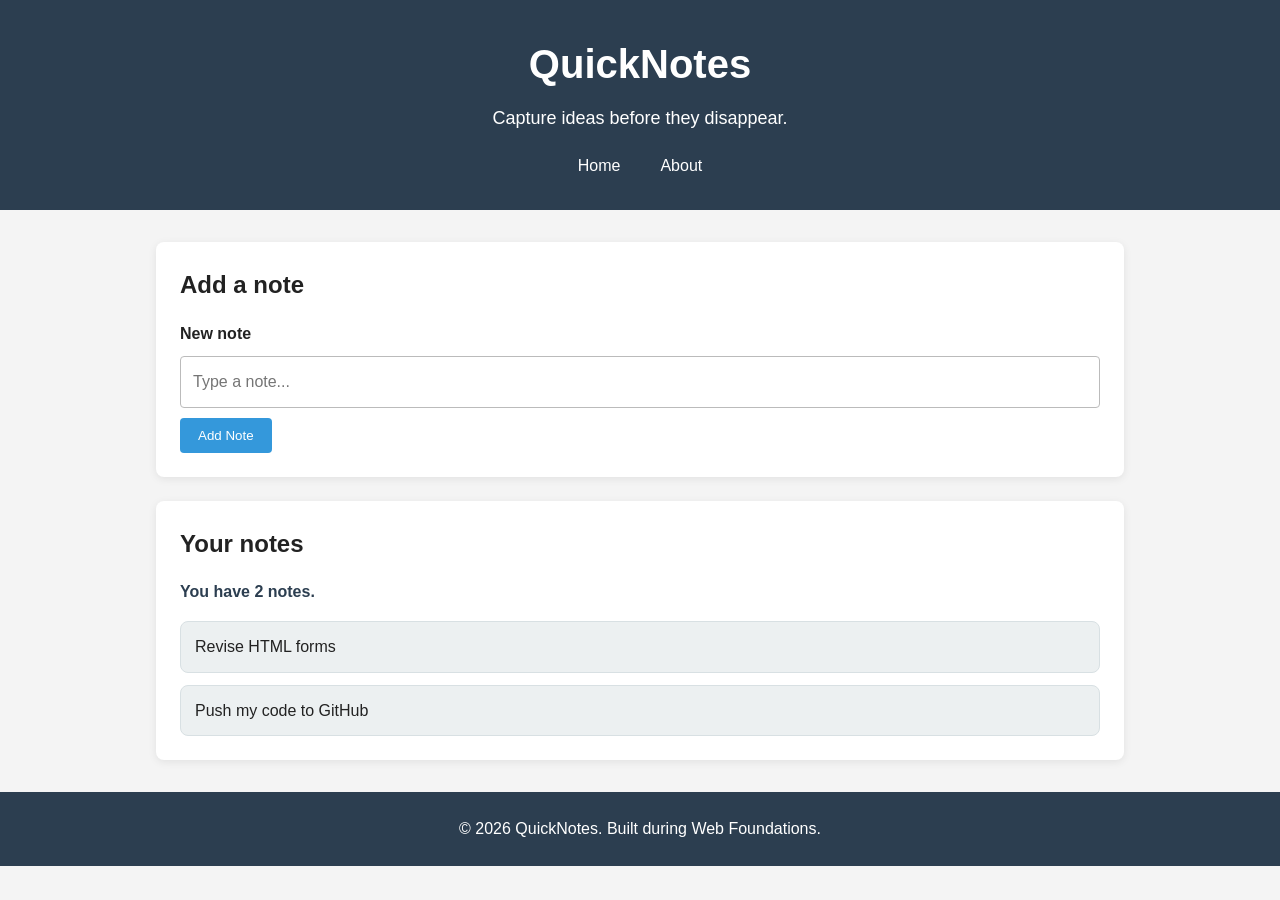
<file: Day 2/index.html>
<!DOCTYPE html>
<html lang="en">
  <head>
    <meta charset="UTF-8" />
    <meta name="viewport" content="width=device-width, initial-scale=1.0" />
    <title>QuickNotes</title>
    <link rel="stylesheet" href="style.css" />
  </head>
  <body>
    <header>
      <h1>QuickNotes</h1>
      <p>Capture ideas before they disappear.</p>

      <nav>
        <ul>
          <li><a href="index.html">Home</a></li>
          <li><a href="about.html">About</a></li>
        </ul>
      </nav>
    </header>
 
    <main>
      <section>
        <h2>Add a note</h2>
        <form id="note-form">
          <label for="note-input">New note</label>
          <input type="text" id="note-input" placeholder="Type a note..." />
          <button type="submit">Add Note</button>
        </form>
      </section>
 
      <section>
        <h2>Your notes</h2>
        <p id="note-count">You have 2 notes.</p>
        <ul id="notes-list">
          <li>Revise HTML forms</li>
          <li>Push my code to GitHub</li>
        </ul>
      </section>
    </main>
 
    <footer>
      <p>&copy; 2026 QuickNotes. Built during Web Foundations.</p>
    </footer>
  </body>
</html>
</file>
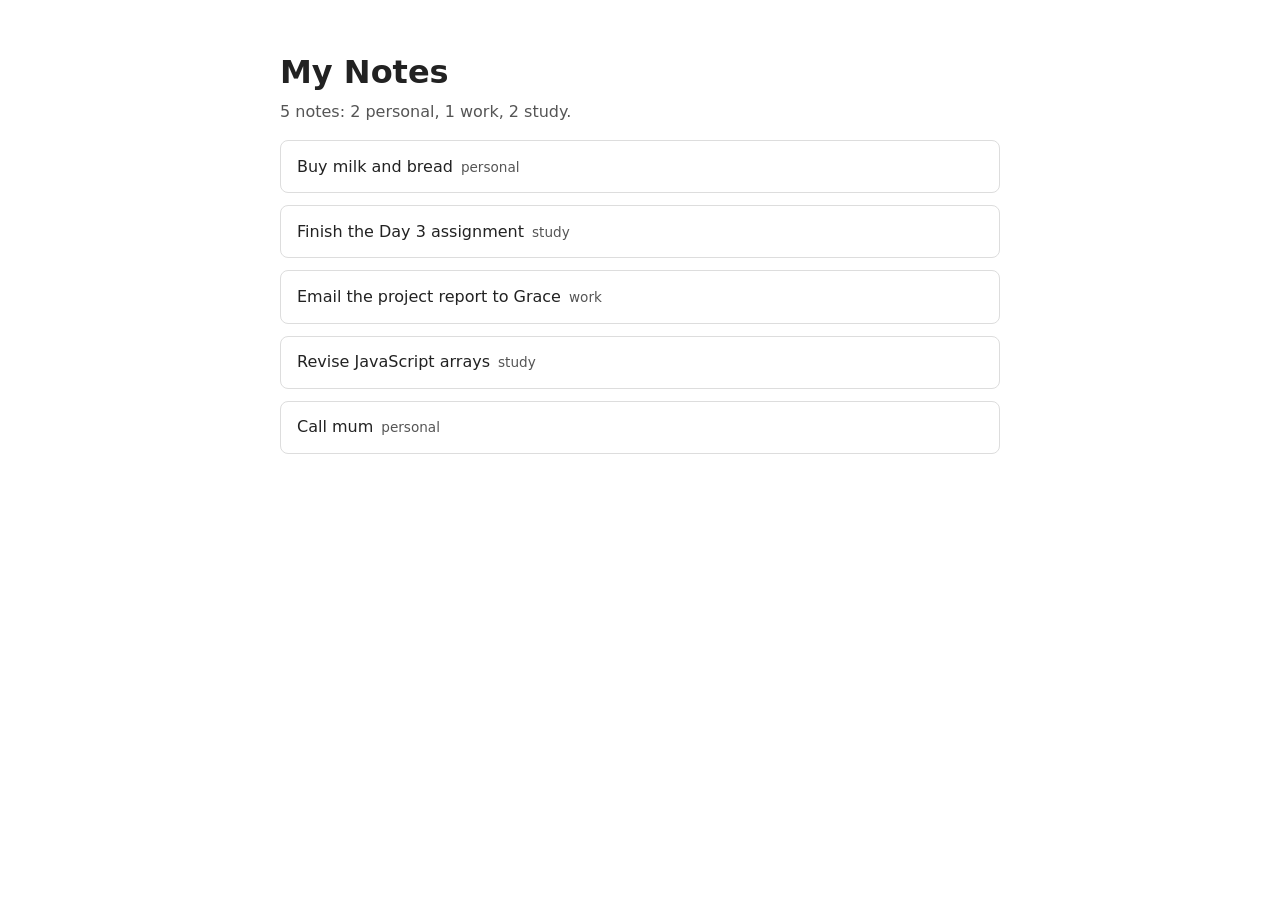
<file: Day 3/index.html>
<!DOCTYPE html>
<html lang="en">
  <head>
    <meta charset="UTF-8" />
    <meta name="viewport" content="width=device-width, initial-scale=1.0" />
    <title>Notes Toolkit</title>
    <style>
      body { max-width: 720px; margin: 3rem auto; padding: 0 1rem; font: 16px/1.5 system-ui, sans-serif; color: #222; }
      h1 { margin-bottom: 0.25rem; }
      #summary { color: #555; margin-top: 0; }
      #notes { padding: 0; list-style: none; }
      #notes li { margin: 0.75rem 0; padding: 0.85rem 1rem; border: 1px solid #ddd; border-radius: 8px; }
      .category { display: inline-block; margin-left: 0.5rem; color: #555; font-size: 0.85rem; }
    </style>
    <script src="script.js" defer></script>
  </head>

  <body>
    <main>
      <h1>My Notes</h1>
      <p id="summary" aria-live="polite"></p>
      <ul id="notes"></ul>
    </main>
  </body>
</html>
</file>
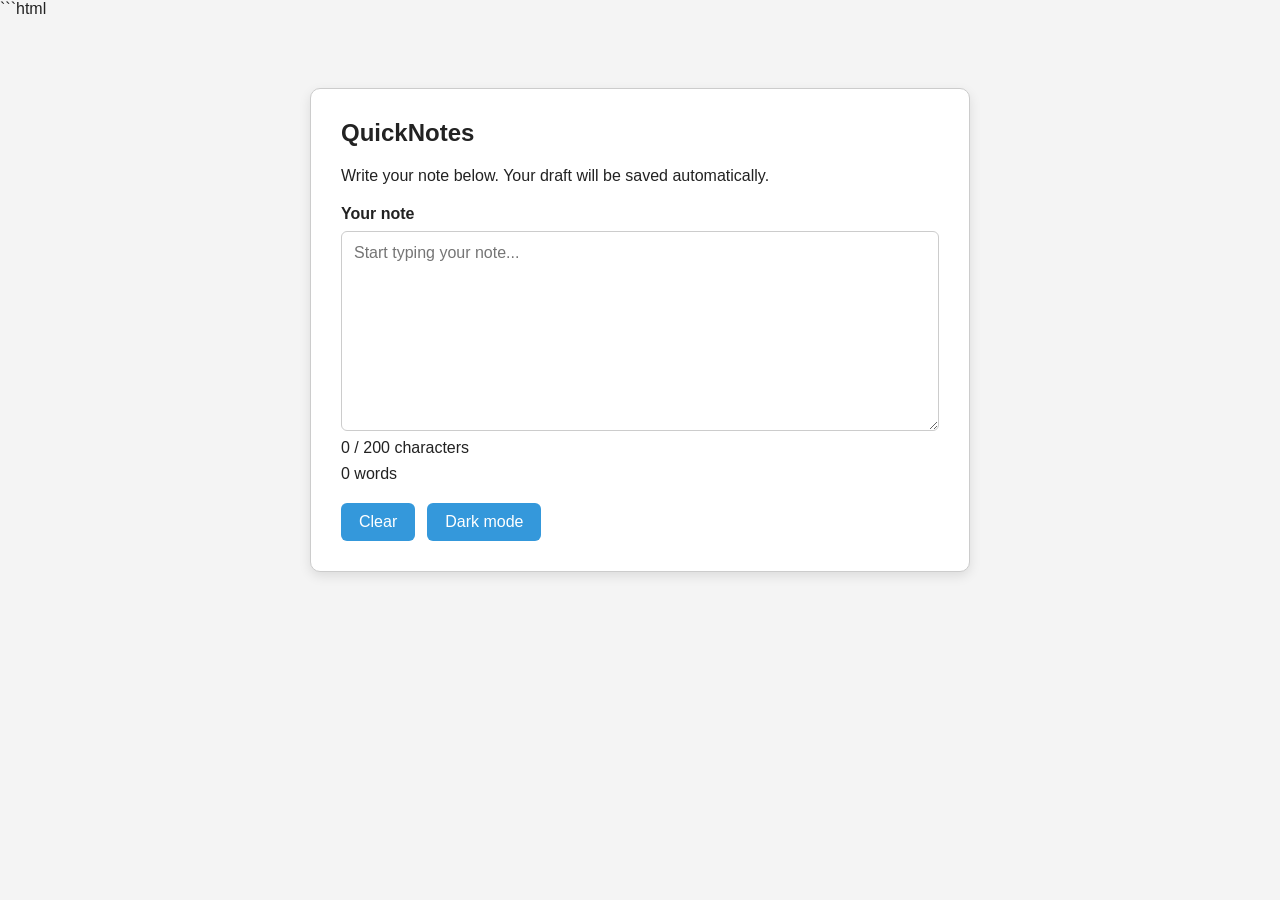
<file: Day 4/index.html>
```html
<!DOCTYPE html>
<html lang="en">
  <head>
    <meta charset="UTF-8" />
    <meta name="viewport" content="width=device-width, initial-scale=1.0" />
    <title>QuickNotes Draft</title>
    <link rel="stylesheet" href="style.css" />
    <script src="script.js" defer></script>
  </head>

  <body>
    <main>
      <section class="notes-container">
        <h1>QuickNotes</h1>
        <p>Write your note below. Your draft will be saved automatically.</p>

        <label for="note-text">Your note</label>
        <textarea
          id="note-text"
          maxlength="200"
          placeholder="Start typing your note..."
        ></textarea>

        <p id="char-count">0 / 200 characters</p>
        <p id="word-count">0 words</p>

        <div class="buttons">
          <button id="clear-btn" type="button">Clear</button>
          <button id="theme-toggle" type="button">Dark mode</button>
        </div>
      </section>
    </main>
  </body>
</html>
</file>
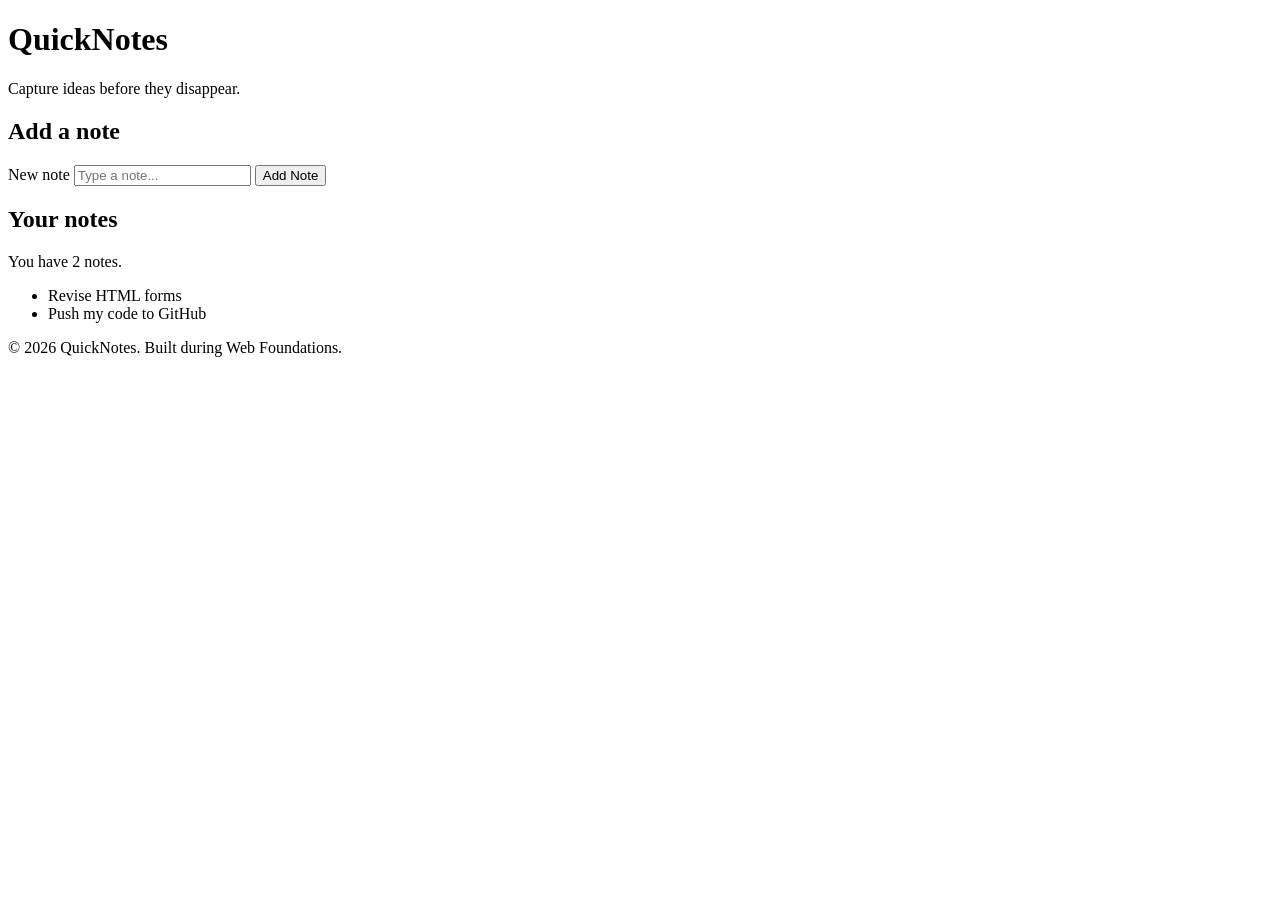
<file: Day1/index.html>
<!DOCTYPE html>
<html lang="en">
  <head>
    <meta charset="UTF-8" />
    <meta name="viewport" content="width=device-width, initial-scale=1.0" />
    <title>QuickNotes</title>
  </head>
  <body>
    <header>
      <h1>QuickNotes</h1>
      <p>Capture ideas before they disappear.</p>
    </header>
 
    <main>
      <section>
        <h2>Add a note</h2>
        <form id="note-form">
          <label for="note-input">New note</label>
          <input type="text" id="note-input" placeholder="Type a note..." />
          <button type="submit">Add Note</button>
        </form>
      </section>
 
      <section>
        <h2>Your notes</h2>
        <p id="note-count">You have 2 notes.</p>
        <ul id="notes-list">
          <li>Revise HTML forms</li>
          <li>Push my code to GitHub</li>
        </ul>
      </section>
    </main>
 
    <footer>
      <p>&copy; 2026 QuickNotes. Built during Web Foundations.</p>
    </footer>
  </body>
</html>
</file>
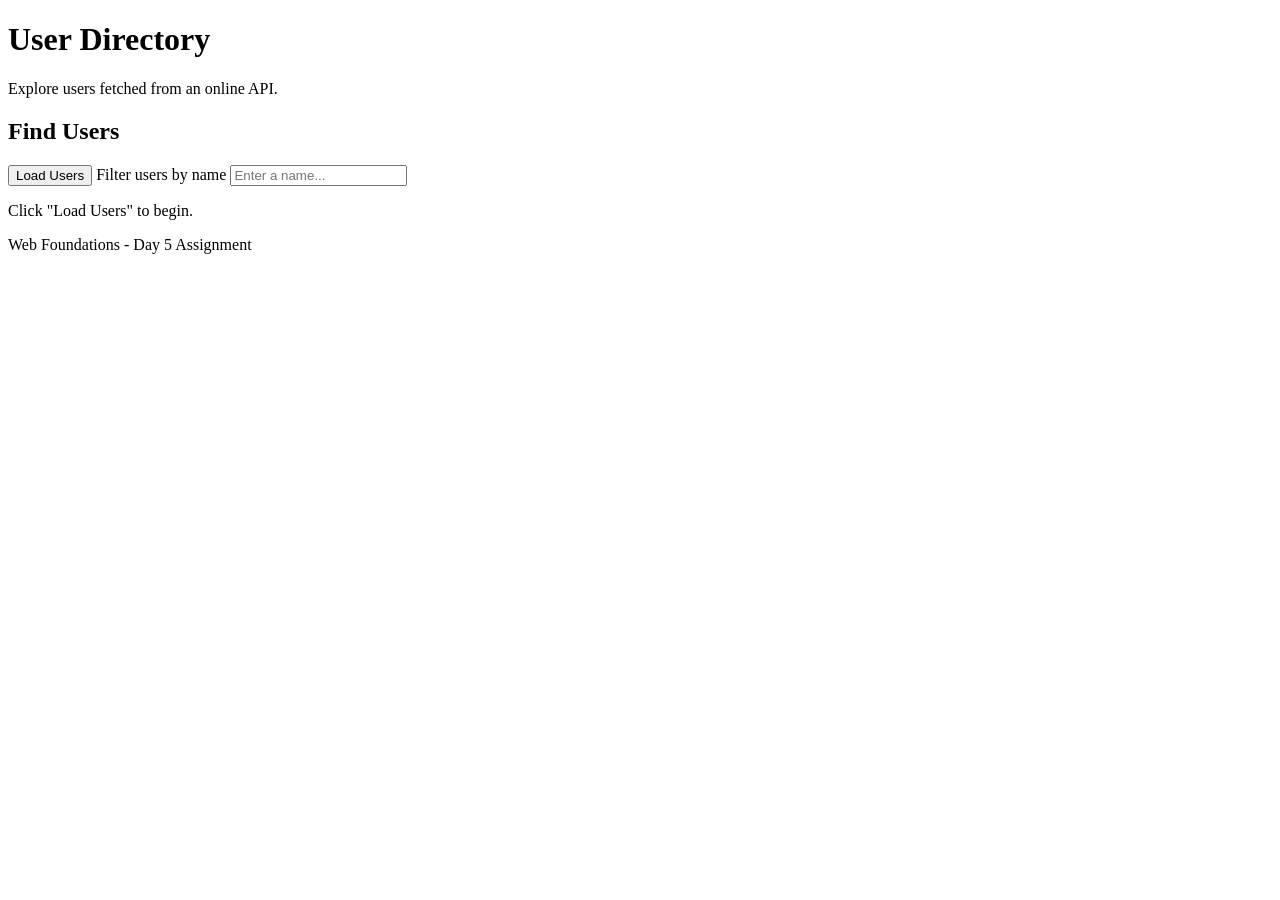
<file: day5/index.html>
<!DOCTYPE html>
<html lang="en">
<head>
  <meta charset="UTF-8">
  <meta name="viewport" content="width=device-width, initial-scale=1.0">
  <title>Day 5 - User Directory</title>
  <script src="users.js" defer></script>
</head>
<body>
  <header>
    <h1>User Directory</h1>
    <p>Explore users fetched from an online API.</p>
  </header>

  <main>
    <section>
      <h2>Find Users</h2>

      <button id="load-users" type="button">Load Users</button>

      <label for="filter-input">Filter users by name</label>
      <input
        type="text"
        id="filter-input"
        placeholder="Enter a name..."
      >

      <p id="status" role="status" aria-live="polite">Click "Load Users" to begin.</p>

      <ul id="users-list"></ul>
    </section>
  </main>

  <footer>
    <p>Web Foundations - Day 5 Assignment</p>
  </footer>
</body>
</html>
</file>
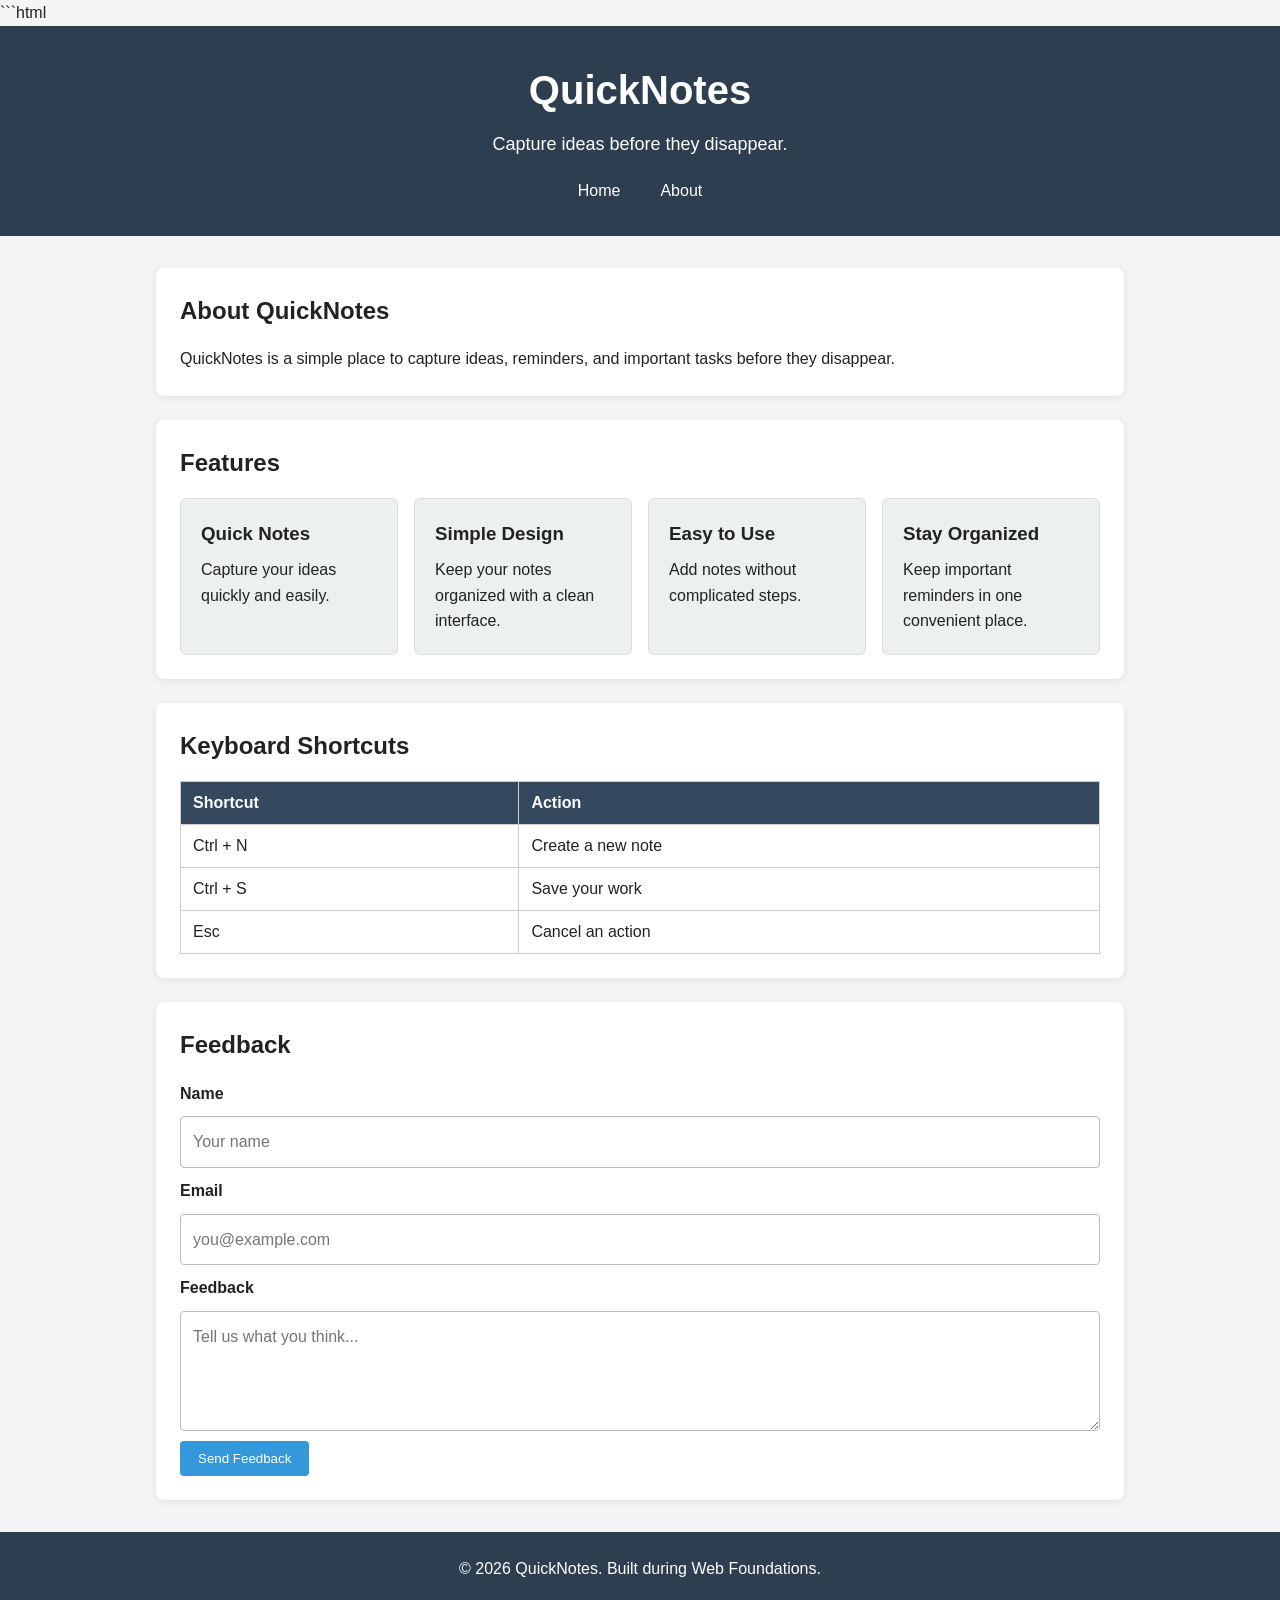
<file: Day 2/about index.html>
```html
<!DOCTYPE html>
<html lang="en">
  <head>
    <meta charset="UTF-8" />
    <meta name="viewport" content="width=device-width, initial-scale=1.0" />
    <title>About - QuickNotes</title>
    <link rel="stylesheet" href="style.css" />
  </head>

  <body>
    <header>
      <h1>QuickNotes</h1>
      <p>Capture ideas before they disappear.</p>

      <nav>
        <ul>
          <li><a href="index.html">Home</a></li>
          <li><a href="about.html">About</a></li>
        </ul>
      </nav>
    </header>

    <main>
      <section>
        <h2>About QuickNotes</h2>
        <p>
          QuickNotes is a simple place to capture ideas, reminders,
          and important tasks before they disappear.
        </p>
      </section>

      <section>
        <h2>Features</h2>

        <ul class="features">
          <li>
            <h3>Quick Notes</h3>
            <p>Capture your ideas quickly and easily.</p>
          </li>

          <li>
            <h3>Simple Design</h3>
            <p>Keep your notes organized with a clean interface.</p>
          </li>

          <li>
            <h3>Easy to Use</h3>
            <p>Add notes without complicated steps.</p>
          </li>

          <li>
            <h3>Stay Organized</h3>
            <p>Keep important reminders in one convenient place.</p>
          </li>
        </ul>
      </section>

      <section>
        <h2>Keyboard Shortcuts</h2>

        <table>
          <thead>
            <tr>
              <th>Shortcut</th>
              <th>Action</th>
            </tr>
          </thead>

          <tbody>
            <tr>
              <td>Ctrl + N</td>
              <td>Create a new note</td>
            </tr>

            <tr>
              <td>Ctrl + S</td>
              <td>Save your work</td>
            </tr>

            <tr>
              <td>Esc</td>
              <td>Cancel an action</td>
            </tr>
          </tbody>
        </table>
      </section>

      <section>
        <h2>Feedback</h2>

        <form id="feedback-form">
          <label for="name">Name</label>
          <input type="text" id="name" name="name" placeholder="Your name" />

          <label for="email">Email</label>
          <input
            type="email"
            id="email"
            name="email"
            placeholder="you@example.com"
          />

          <label for="message">Feedback</label>
          <textarea
            id="message"
            name="message"
            placeholder="Tell us what you think..."
          ></textarea>

          <button type="submit">Send Feedback</button>
        </form>
      </section>
    </main>

    <footer>
      <p>&copy; 2026 QuickNotes. Built during Web Foundations.</p>
    </footer>
  </body>
</html>
```
</file>
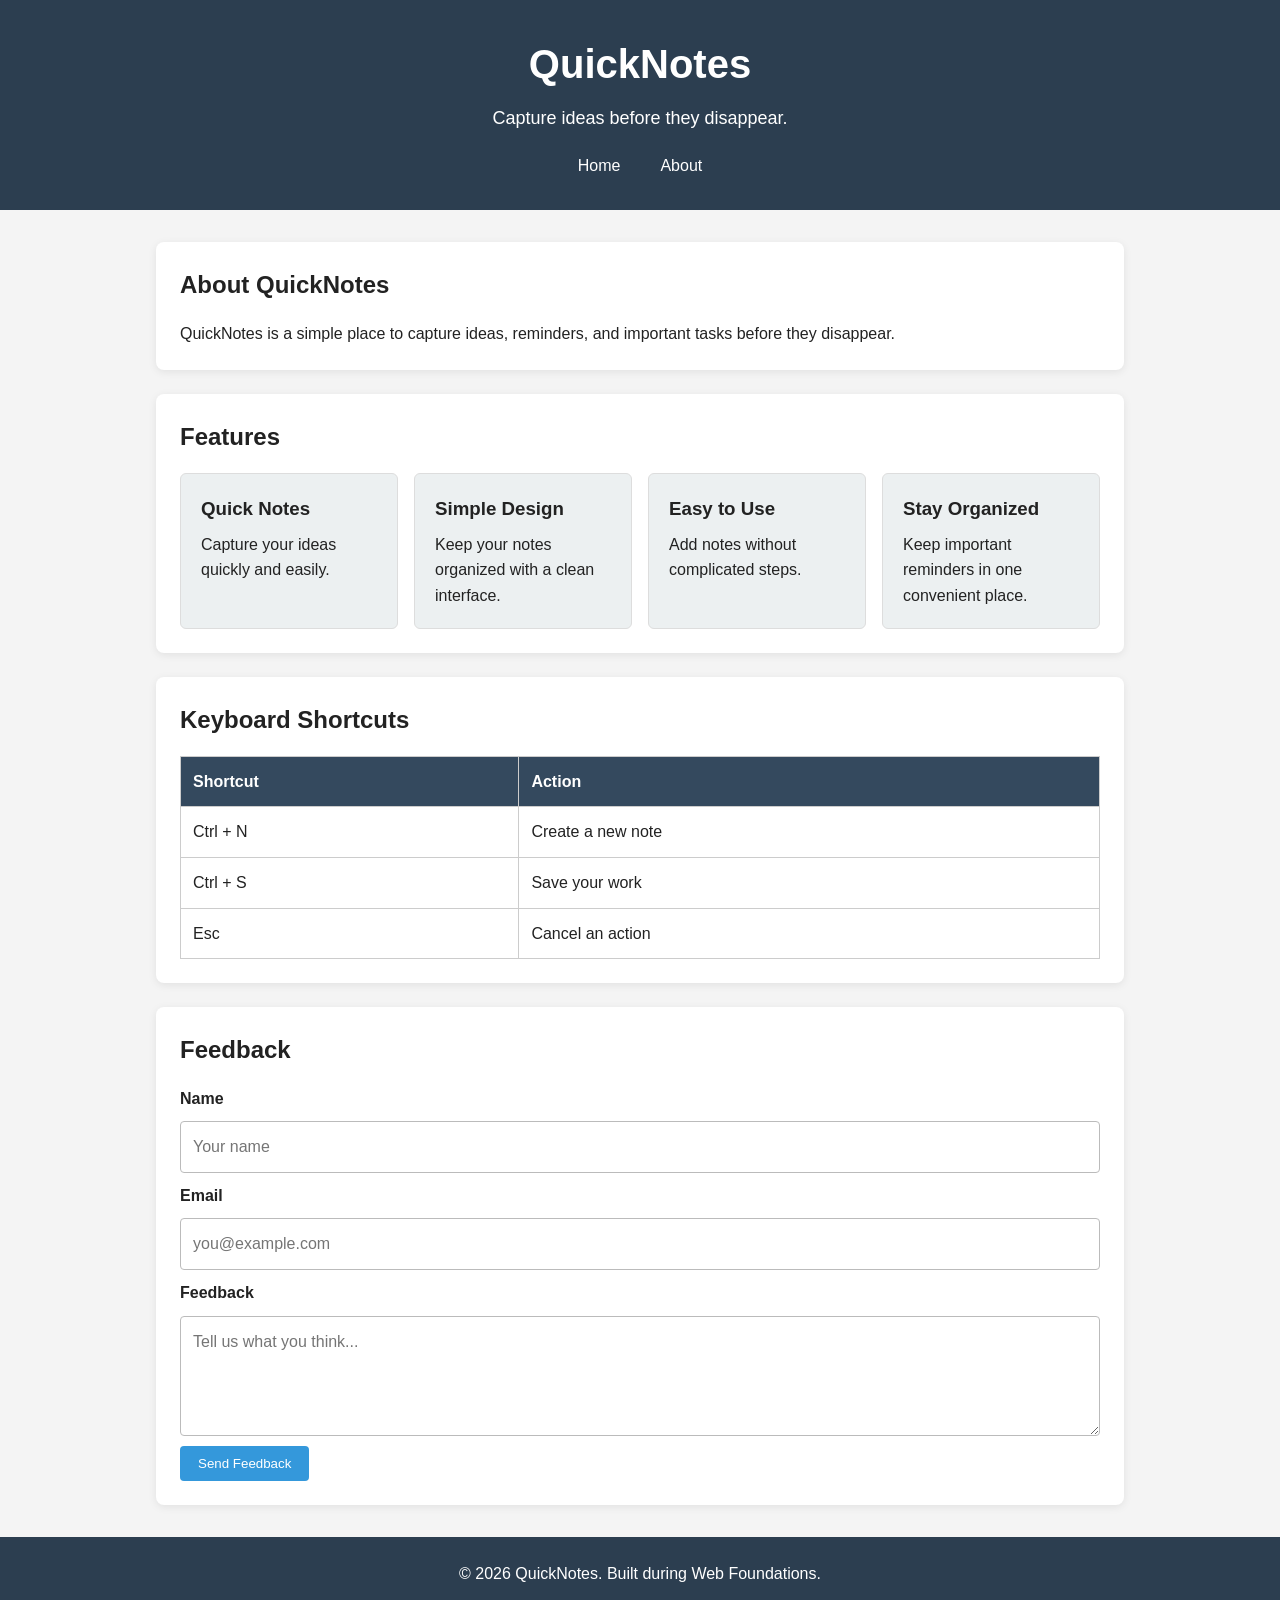
<file: Day 2/about.html>
<!DOCTYPE html>
<html lang="en">
  <head>
    <meta charset="UTF-8" />
    <meta name="viewport" content="width=device-width, initial-scale=1.0" />
    <title>About - QuickNotes</title>
    <link rel="stylesheet" href="style.css" />
  </head>

  <body>
    <header>
      <h1>QuickNotes</h1>
      <p>Capture ideas before they disappear.</p>

      <nav>
        <ul>
          <li><a href="index.html">Home</a></li>
          <li><a href="about.html">About</a></li>
        </ul>
      </nav>
    </header>

    <main>
      <section>
        <h2>About QuickNotes</h2>
        <p>
          QuickNotes is a simple place to capture ideas, reminders,
          and important tasks before they disappear.
        </p>
      </section>

      <section>
        <h2>Features</h2>

        <ul class="features">
          <li>
            <h3>Quick Notes</h3>
            <p>Capture your ideas quickly and easily.</p>
          </li>

          <li>
            <h3>Simple Design</h3>
            <p>Keep your notes organized with a clean interface.</p>
          </li>

          <li>
            <h3>Easy to Use</h3>
            <p>Add notes without complicated steps.</p>
          </li>

          <li>
            <h3>Stay Organized</h3>
            <p>Keep important reminders in one convenient place.</p>
          </li>
        </ul>
      </section>

      <section>
        <h2>Keyboard Shortcuts</h2>

        <table>
          <thead>
            <tr>
              <th>Shortcut</th>
              <th>Action</th>
            </tr>
          </thead>

          <tbody>
            <tr>
              <td>Ctrl + N</td>
              <td>Create a new note</td>
            </tr>

            <tr>
              <td>Ctrl + S</td>
              <td>Save your work</td>
            </tr>

            <tr>
              <td>Esc</td>
              <td>Cancel an action</td>
            </tr>
          </tbody>
        </table>
      </section>

      <section>
        <h2>Feedback</h2>

        <form id="feedback-form">
          <label for="name">Name</label>
          <input type="text" id="name" name="name" placeholder="Your name" />

          <label for="email">Email</label>
          <input
            type="email"
            id="email"
            name="email"
            placeholder="you@example.com"
          />

          <label for="message">Feedback</label>
          <textarea
            id="message"
            name="message"
            placeholder="Tell us what you think..."
          ></textarea>

          <button type="submit">Send Feedback</button>
        </form>
      </section>
    </main>

    <footer>
      <p>&copy; 2026 QuickNotes. Built during Web Foundations.</p>
    </footer>
  </body>
</html>
</file>
<file: Day 2/style.css>
/* Reset */
* {
  box-sizing: border-box;
  margin: 0;
  padding: 0;
}

/* Base body styles */
body {
  font-family: Arial, sans-serif;
  line-height: 1.6;
  color: #222;
  background-color: #f4f4f4;
}

/* Header */
header {
  background-color: #2c3e50;
  color: white;
  text-align: center;
  padding: 32px 16px;
}

header h1 {
  font-size: 40px;
  margin-bottom: 8px;
}

header p {
  font-size: 18px;
}

/* Navigation */
nav ul {
  display: flex;
  justify-content: center;
  gap: 16px;
  list-style: none;
  margin-top: 20px;
}

nav a {
  color: white;
  text-decoration: none;
  padding: 8px 12px;
  border-radius: 4px;
  transition: background-color 0.3s ease, color 0.3s ease;
}

nav a:hover {
  background-color: white;
  color: #2c3e50;
}

/* Main */
main {
  max-width: 1000px;
  margin: 32px auto;
  padding: 0 16px;
}

/* Sections as cards */
section {
  background-color: white;
  padding: 24px;
  margin-bottom: 24px;
  border-radius: 8px;
  box-shadow: 0 2px 8px rgba(0, 0, 0, 0.08);
}

section h2 {
  margin-bottom: 16px;
}

#notes-list {
  list-style: none;
  margin-top: 16px;
  display: grid;
  gap: 12px;
}

#notes-list li {
  background: #ecf0f1;
  border: 1px solid #d8e0e3;
  border-radius: 8px;
  padding: 12px 14px;
}

#note-count {
  font-weight: bold;
  color: #2c3e50;
}

/* Features grid */
.features {
  display: grid;
  grid-template-columns: repeat(auto-fit, minmax(180px, 1fr));
  gap: 16px;
  list-style: none;
}

.features li {
  background-color: #ecf0f1;
  border: 1px solid #ddd;
  border-radius: 6px;
  padding: 20px;
}

.features h3 {
  margin-bottom: 8px;
}

/* Table */
table {
  width: 100%;
  border-collapse: collapse;
}

th,
td {
  border: 1px solid #ccc;
  padding: 12px;
  text-align: left;
}

th {
  background-color: #34495e;
  color: white;
}

/* Forms */
form {
  display: flex;
  flex-direction: column;
  gap: 10px;
}

form label {
  font-weight: bold;
}

form input,
form textarea {
  width: 100%;
  padding: 12px;
  border: 1px solid #bbb;
  border-radius: 4px;
  font: inherit;
}

form textarea {
  min-height: 120px;
  resize: vertical;
}

/* Buttons */
button {
  width: fit-content;
  padding: 10px 18px;
  border: none;
  border-radius: 4px;
  background-color: #3498db;
  color: white;
  cursor: pointer;
  transition: background-color 0.3s ease, transform 0.2s ease;
}

button:hover {
  background-color: #2980b9;
  transform: translateY(-2px);
}

/* Footer */
footer {
  background-color: #2c3e50;
  color: white;
  text-align: center;
  padding: 24px;
  margin-top: 32px;
}

/* Mobile */
@media (max-width: 600px) {
  header {
    padding: 20px 12px;
  }

  header h1 {
    font-size: 30px;
  }

  header p {
    font-size: 16px;
  }

  nav ul {
    flex-wrap: wrap;
  }

  main {
    margin: 16px auto;
  }

  section {
    padding: 16px;
  }
}
</file>
<file: Day 4/style.css>
:root {
  --background: #f4f4f4;
  --text: #222222;
  --card: #ffffff;
  --border: #cccccc;
  --button: #3498db;
  --button-hover: #2980b9;
  --orange: orange;
  --red: red;
}

body.dark {
  --background: #121212;
  --text: #f1f1f1;
  --card: #1e1e1e;
  --border: #555555;
  --button: #5dade2;
  --button-hover: #3498db;
  --orange: #ffb347;
  --red: #ff6b6b;
}

* {
  box-sizing: border-box;
}

body {
  margin: 0;
  font-family: Arial, sans-serif;
  background-color: var(--background);
  color: var(--text);
  transition: background-color 0.3s ease, color 0.3s ease;
}

main {
  max-width: 700px;
  margin: 50px auto;
  padding: 20px;
}

.notes-container {
  background-color: var(--card);
  border: 1px solid var(--border);
  border-radius: 10px;
  padding: 30px;
  box-shadow: 0 4px 12px rgba(0, 0, 0, 0.1);
}

h1 {
  margin-top: 0;
}

label {
  display: block;
  margin-top: 20px;
  margin-bottom: 8px;
  font-weight: bold;
}

textarea {
  width: 100%;
  min-height: 200px;
  padding: 12px;
  border: 1px solid var(--border);
  border-radius: 6px;
  background-color: var(--card);
  color: var(--text);
  font: inherit;
  resize: vertical;
}

#char-count,
#word-count {
  margin: 8px 0;
}

.warning {
  color: var(--orange);
}

.over {
  color: var(--red);
  font-weight: bold;
}

.buttons {
  display: flex;
  gap: 12px;
  margin-top: 20px;
}

button {
  padding: 10px 18px;
  border: none;
  border-radius: 6px;
  background-color: var(--button);
  color: white;
  cursor: pointer;
  font-size: 1rem;
  transition: background-color 0.3s ease;
}

button:hover {
  background-color: var(--button-hover);
}

@media (max-width: 600px) {
  main {
    margin: 20px auto;
    padding: 12px;
  }

  .notes-container {
    padding: 20px;
  }

  .buttons {
    flex-direction: column;
  }

  button {
    width: 100%;
  }
}
</file>
